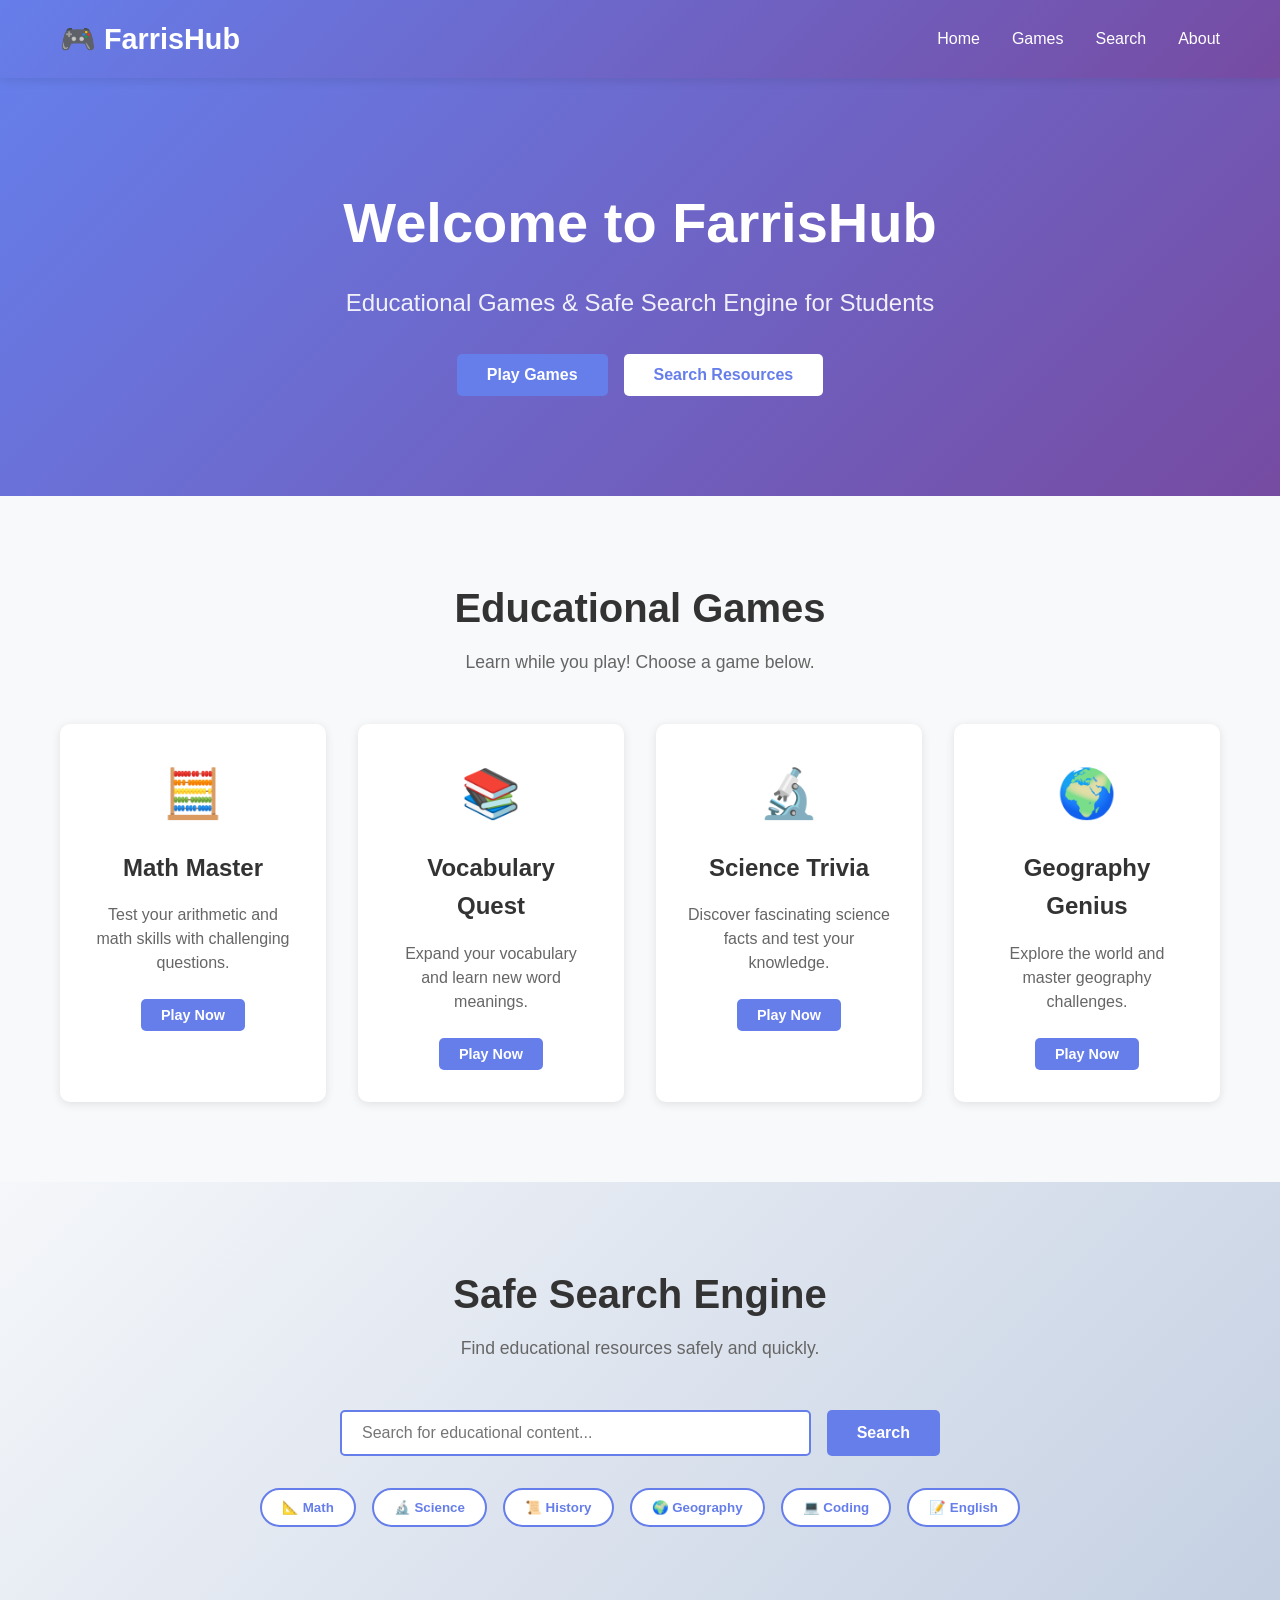
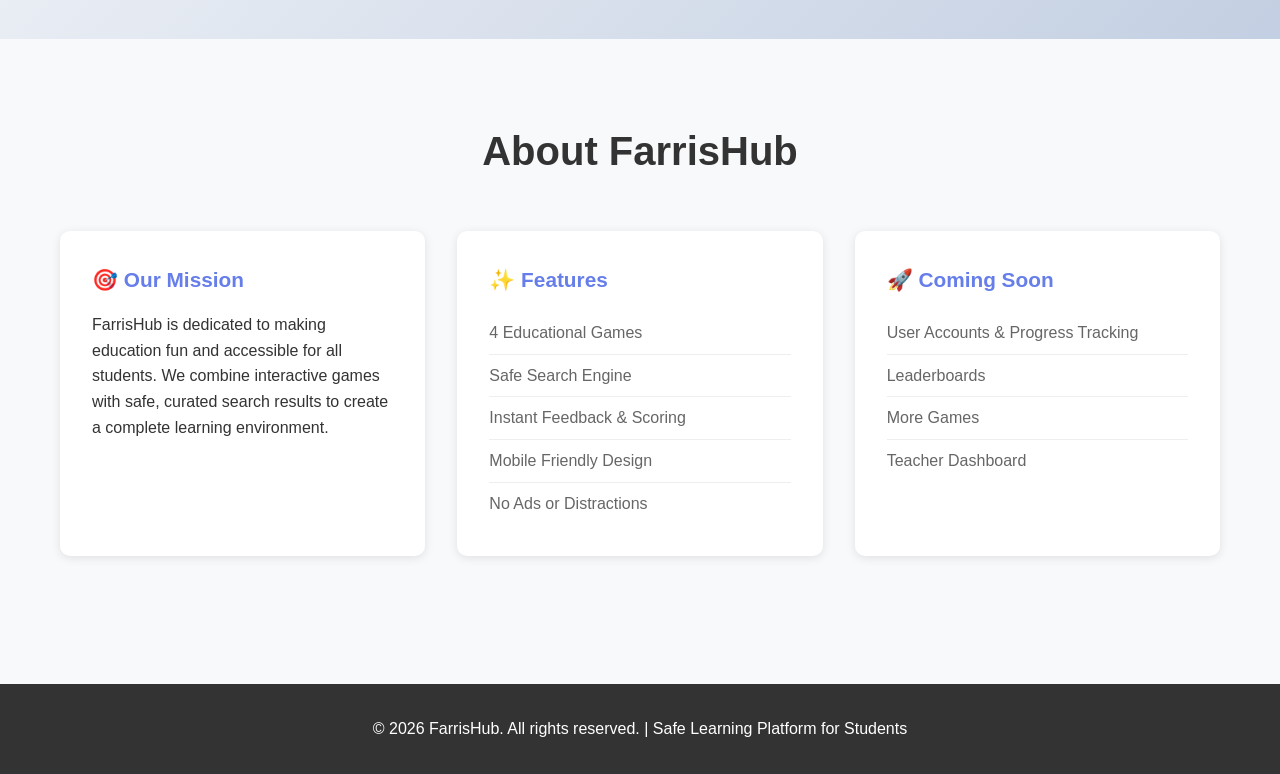
<file: index.html>
<!DOCTYPE html>
<html lang="en">
<head>
    <meta charset="UTF-8">
    <meta name="viewport" content="width=device-width, initial-scale=1.0">
    <title>FarrisHub - Educational Games & Safe Search</title>
    <link rel="stylesheet" href="styles.css">
</head>
<body>
    <!-- Navigation -->
    <nav class="navbar">
        <div class="nav-container">
            <div class="logo">🎮 FarrisHub</div>
            <ul class="nav-menu">
                <li><a href="#home" class="nav-link">Home</a></li>
                <li><a href="#games" class="nav-link">Games</a></li>
                <li><a href="#search" class="nav-link">Search</a></li>
                <li><a href="#about" class="nav-link">About</a></li>
            </ul>
        </div>
    </nav>

    <!-- Hero Section -->
    <section id="home" class="hero">
        <div class="hero-content">
            <h1>Welcome to FarrisHub</h1>
            <p>Educational Games & Safe Search Engine for Students</p>
            <div class="hero-buttons">
                <button class="btn btn-primary" onclick="scrollToGames()">Play Games</button>
                <button class="btn btn-secondary" onclick="scrollToSearch()">Search Resources</button>
            </div>
        </div>
    </section>

    <!-- Games Section -->
    <section id="games" class="games-section">
        <div class="container">
            <h2>Educational Games</h2>
            <p class="section-subtitle">Learn while you play! Choose a game below.</p>
            
            <div class="games-grid">
                <!-- Math Master -->
                <div class="game-card">
                    <div class="game-icon">🧮</div>
                    <h3>Math Master</h3>
                    <p>Test your arithmetic and math skills with challenging questions.</p>
                    <button class="btn btn-small" onclick="startGame('math')">Play Now</button>
                </div>

                <!-- Vocabulary Quest -->
                <div class="game-card">
                    <div class="game-icon">📚</div>
                    <h3>Vocabulary Quest</h3>
                    <p>Expand your vocabulary and learn new word meanings.</p>
                    <button class="btn btn-small" onclick="startGame('vocabulary')">Play Now</button>
                </div>

                <!-- Science Trivia -->
                <div class="game-card">
                    <div class="game-icon">🔬</div>
                    <h3>Science Trivia</h3>
                    <p>Discover fascinating science facts and test your knowledge.</p>
                    <button class="btn btn-small" onclick="startGame('science')">Play Now</button>
                </div>

                <!-- Geography Genius -->
                <div class="game-card">
                    <div class="game-icon">🌍</div>
                    <h3>Geography Genius</h3>
                    <p>Explore the world and master geography challenges.</p>
                    <button class="btn btn-small" onclick="startGame('geography')">Play Now</button>
                </div>
            </div>
        </div>
    </section>

    <!-- Game Modal -->
    <div id="gameModal" class="modal">
        <div class="modal-content">
            <span class="close" onclick="closeGame()">&times;</span>
            <div id="gameContainer"></div>
        </div>
    </div>

    <!-- Search Section -->
    <section id="search" class="search-section">
        <div class="container">
            <h2>Safe Search Engine</h2>
            <p class="section-subtitle">Find educational resources safely and quickly.</p>
            
            <div class="search-box">
                <input type="text" id="searchInput" placeholder="Search for educational content..." onkeypress="handleSearchKey(event)">
                <button class="btn btn-primary" onclick="performSearch()">Search</button>
            </div>

            <div class="search-categories">
                <button class="category-btn" onclick="searchByCategory('math')">📐 Math</button>
                <button class="category-btn" onclick="searchByCategory('science')">🔬 Science</button>
                <button class="category-btn" onclick="searchByCategory('history')">📜 History</button>
                <button class="category-btn" onclick="searchByCategory('geography')">🌍 Geography</button>
                <button class="category-btn" onclick="searchByCategory('coding')">💻 Coding</button>
                <button class="category-btn" onclick="searchByCategory('english')">📝 English</button>
            </div>

            <div id="searchResults" class="search-results"></div>
        </div>
    </section>

    <!-- About Section -->
    <section id="about" class="about-section">
        <div class="container">
            <h2>About FarrisHub</h2>
            <div class="about-content">
                <div class="about-box">
                    <h3>🎯 Our Mission</h3>
                    <p>FarrisHub is dedicated to making education fun and accessible for all students. We combine interactive games with safe, curated search results to create a complete learning environment.</p>
                </div>
                <div class="about-box">
                    <h3>✨ Features</h3>
                    <ul>
                        <li>4 Educational Games</li>
                        <li>Safe Search Engine</li>
                        <li>Instant Feedback & Scoring</li>
                        <li>Mobile Friendly Design</li>
                        <li>No Ads or Distractions</li>
                    </ul>
                </div>
                <div class="about-box">
                    <h3>🚀 Coming Soon</h3>
                    <ul>
                        <li>User Accounts & Progress Tracking</li>
                        <li>Leaderboards</li>
                        <li>More Games</li>
                        <li>Teacher Dashboard</li>
                    </ul>
                </div>
            </div>
        </div>
    </section>

    <!-- Footer -->
    <footer class="footer">
        <p>&copy; 2026 FarrisHub. All rights reserved. | Safe Learning Platform for Students</p>
    </footer>

    <script src="app.js"></script>
    <script src="games.js"></script>
    <script src="search.js"></script>
</body>
</html>
</file>
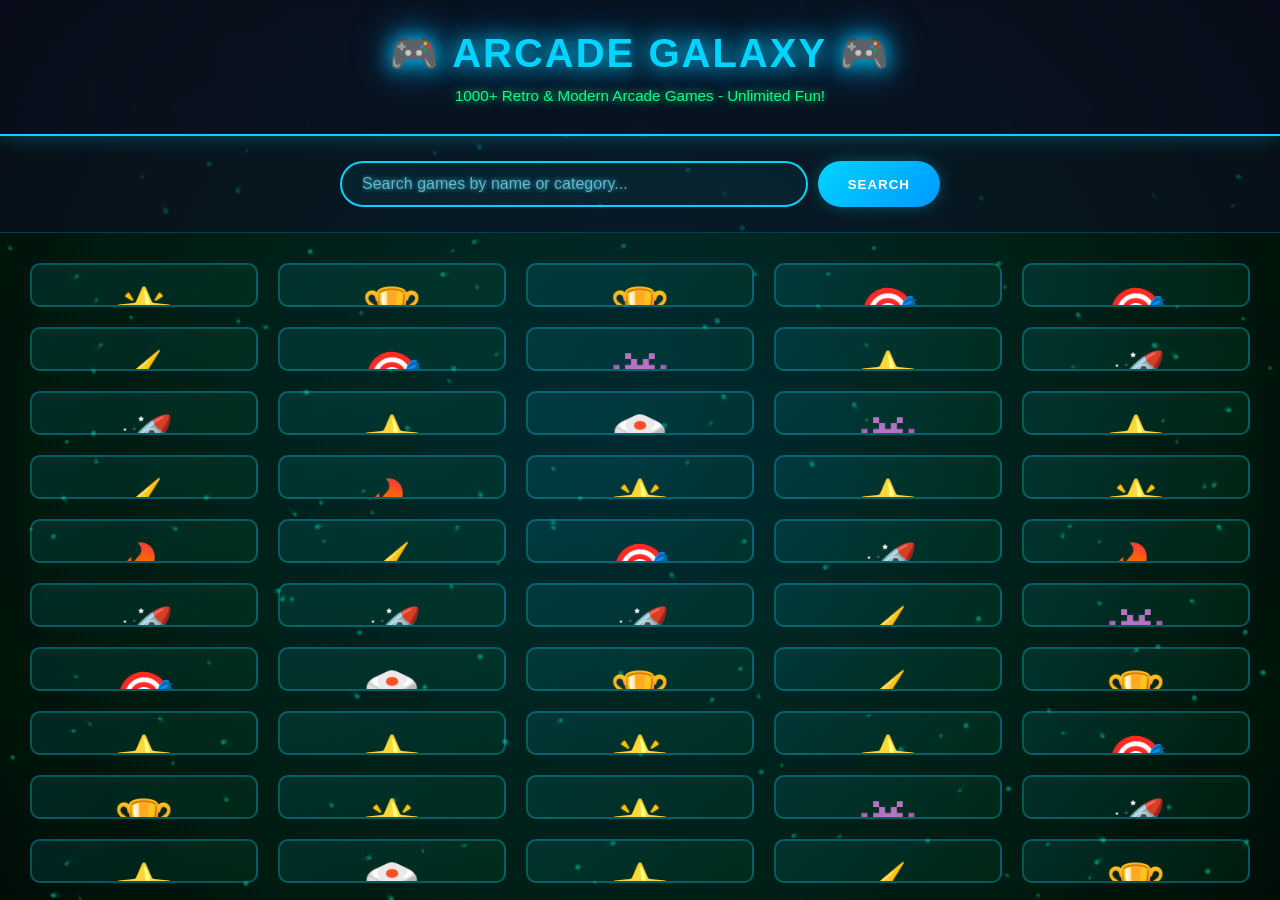
<file: arcade-games.html>
<!DOCTYPE html>
<html lang="en">
<head>
    <meta charset="UTF-8">
    <meta name="viewport" content="width=device-width, initial-scale=1.0">
    <title>Arcade Games Proxy - 1000+ Games</title>
    <style>
        * {
            margin: 0;
            padding: 0;
            box-sizing: border-box;
        }

        body {
            font-family: 'Arial', sans-serif;
            background: #000;
            color: #fff;
            overflow: hidden;
            height: 100vh;
        }

        /* Galaxy Background with Moving Stars */
        canvas {
            position: fixed;
            top: 0;
            left: 0;
            z-index: 1;
            display: block;
        }

        .container {
            position: relative;
            z-index: 10;
            height: 100vh;
            display: flex;
            flex-direction: column;
        }

        /* Header */
        .header {
            background: rgba(10, 10, 30, 0.8);
            backdrop-filter: blur(10px);
            padding: 30px;
            text-align: center;
            border-bottom: 2px solid #00d4ff;
            box-shadow: 0 0 20px rgba(0, 212, 255, 0.3);
        }

        .header h1 {
            font-size: 2.5em;
            margin-bottom: 10px;
            text-shadow: 0 0 20px #00d4ff, 0 0 40px #0099ff;
            color: #00d4ff;
            letter-spacing: 2px;
        }

        .header p {
            color: #00ff88;
            font-size: 0.95em;
            text-shadow: 0 0 10px #00ff88;
        }

        /* Search Section */
        .search-section {
            background: rgba(10, 10, 30, 0.7);
            padding: 25px;
            display: flex;
            gap: 15px;
            align-items: center;
            justify-content: center;
            border-bottom: 1px solid rgba(0, 212, 255, 0.2);
        }

        .search-box {
            display: flex;
            gap: 10px;
            width: 100%;
            max-width: 600px;
        }

        .search-box input {
            flex: 1;
            padding: 12px 20px;
            border: 2px solid #00d4ff;
            background: rgba(0, 212, 255, 0.05);
            color: #fff;
            border-radius: 25px;
            font-size: 1em;
            transition: all 0.3s ease;
            text-shadow: 0 0 5px #00d4ff;
        }

        .search-box input:focus {
            outline: none;
            background: rgba(0, 212, 255, 0.15);
            box-shadow: 0 0 20px rgba(0, 212, 255, 0.5), inset 0 0 10px rgba(0, 212, 255, 0.1);
            border-color: #00ff88;
        }

        .search-box input::placeholder {
            color: rgba(255, 255, 255, 0.5);
        }

        .search-btn {
            padding: 12px 30px;
            background: linear-gradient(135deg, #00d4ff, #0099ff);
            color: #fff;
            border: none;
            border-radius: 25px;
            cursor: pointer;
            font-weight: bold;
            transition: all 0.3s ease;
            box-shadow: 0 0 15px rgba(0, 212, 255, 0.3);
            text-transform: uppercase;
            letter-spacing: 1px;
        }

        .search-btn:hover {
            box-shadow: 0 0 30px rgba(0, 212, 255, 0.6), 0 0 50px rgba(0, 255, 136, 0.3);
            transform: scale(1.05);
        }

        .search-btn:active {
            transform: scale(0.95);
        }

        /* Games Grid */
        .games-container {
            flex: 1;
            overflow-y: auto;
            padding: 30px;
            display: grid;
            grid-template-columns: repeat(auto-fill, minmax(200px, 1fr));
            gap: 20px;
            background: rgba(0, 0, 0, 0.4);
        }

        .game-card {
            background: linear-gradient(135deg, rgba(0, 212, 255, 0.1), rgba(0, 255, 136, 0.05));
            border: 2px solid rgba(0, 212, 255, 0.3);
            border-radius: 10px;
            padding: 20px;
            cursor: pointer;
            transition: all 0.3s ease;
            text-align: center;
            position: relative;
            overflow: hidden;
        }

        .game-card::before {
            content: '';
            position: absolute;
            top: 0;
            left: -100%;
            width: 100%;
            height: 100%;
            background: linear-gradient(90deg, transparent, rgba(0, 255, 136, 0.3), transparent);
            transition: left 0.5s ease;
        }

        .game-card:hover::before {
            left: 100%;
        }

        .game-card:hover {
            transform: translateY(-10px) scale(1.05);
            border-color: #00ff88;
            box-shadow: 0 10px 30px rgba(0, 212, 255, 0.4), 0 0 20px rgba(0, 255, 136, 0.2);
            background: linear-gradient(135deg, rgba(0, 212, 255, 0.2), rgba(0, 255, 136, 0.1));
        }

        .game-icon {
            font-size: 3em;
            margin-bottom: 10px;
            animation: float 3s ease-in-out infinite;
        }

        @keyframes float {
            0%, 100% { transform: translateY(0px); }
            50% { transform: translateY(-10px); }
        }

        .game-name {
            font-weight: bold;
            font-size: 0.95em;
            color: #00d4ff;
            text-shadow: 0 0 10px #00d4ff;
            margin-bottom: 8px;
            line-height: 1.3;
        }

        .game-category {
            font-size: 0.75em;
            color: #00ff88;
            text-transform: uppercase;
            letter-spacing: 1px;
        }

        /* No Results Message */
        .no-results {
            grid-column: 1 / -1;
            text-align: center;
            padding: 40px;
            color: #00d4ff;
            font-size: 1.2em;
            text-shadow: 0 0 10px #00d4ff;
        }

        /* Scrollbar Styling */
        .games-container::-webkit-scrollbar {
            width: 10px;
        }

        .games-container::-webkit-scrollbar-track {
            background: rgba(0, 0, 0, 0.5);
        }

        .games-container::-webkit-scrollbar-thumb {
            background: linear-gradient(180deg, #00d4ff, #00ff88);
            border-radius: 5px;
        }

        .games-container::-webkit-scrollbar-thumb:hover {
            background: linear-gradient(180deg, #00ff88, #00d4ff);
            box-shadow: 0 0 10px rgba(0, 212, 255, 0.5);
        }

        /* Stats */
        .stats {
            color: #00ff88;
            font-size: 0.85em;
            margin-top: 5px;
            text-shadow: 0 0 5px #00ff88;
        }

        @media (max-width: 768px) {
            .games-container {
                grid-template-columns: repeat(auto-fill, minmax(150px, 1fr));
                gap: 15px;
                padding: 15px;
            }

            .header h1 {
                font-size: 1.8em;
            }

            .search-section {
                flex-direction: column;
                gap: 10px;
            }

            .search-box {
                flex-direction: column;
            }
        }
    </style>
</head>
<body>
    <canvas id="starCanvas"></canvas>
    
    <div class="container">
        <div class="header">
            <h1>🎮 ARCADE GALAXY 🎮</h1>
            <p>1000+ Retro & Modern Arcade Games - Unlimited Fun!</p>
        </div>

        <div class="search-section">
            <div class="search-box">
                <input 
                    type="text" 
                    id="searchInput" 
                    placeholder="Search games by name or category..."
                    autocomplete="off"
                >
                <button class="search-btn" onclick="performSearch()">SEARCH</button>
            </div>
        </div>

        <div class="games-container" id="gamesContainer">
            <!-- Games will be populated here -->
        </div>
    </div>

    <script>
        // Galaxy Background - Moving Stars
        const canvas = document.getElementById('starCanvas');
        const ctx = canvas.getContext('2d');

        canvas.width = window.innerWidth;
        canvas.height = window.innerHeight;

        let stars = [];
        let time = 0;

        class Star {
            constructor() {
                this.x = Math.random() * canvas.width;
                this.y = Math.random() * canvas.height;
                this.radius = Math.random() * 1.5;
                this.vx = (Math.random() - 0.5) * 0.5;
                this.vy = (Math.random() - 0.5) * 0.5;
                this.opacity = Math.random() * 0.5 + 0.5;
            }

            update() {
                this.x += this.vx;
                this.y += this.vy;

                if (this.x < 0) this.x = canvas.width;
                if (this.x > canvas.width) this.x = 0;
                if (this.y < 0) this.y = canvas.height;
                if (this.y > canvas.height) this.y = 0;

                this.opacity = Math.sin(time * 0.01) * 0.3 + 0.5;
            }

            draw() {
                ctx.fillStyle = `rgba(0, 212, 255, ${this.opacity})`;
                ctx.beginPath();
                ctx.arc(this.x, this.y, this.radius, 0, Math.PI * 2);
                ctx.fill();

                ctx.strokeStyle = `rgba(0, 255, 136, ${this.opacity * 0.5})`;
                ctx.lineWidth = 0.5;
                ctx.beginPath();
                ctx.arc(this.x, this.y, this.radius + 1, 0, Math.PI * 2);
                ctx.stroke();
            }
        }

        // Initialize stars
        for (let i = 0; i < 200; i++) {
            stars.push(new Star());
        }

        function animateStars() {
            ctx.fillStyle = 'rgba(0, 0, 0, 0.1)';
            ctx.fillRect(0, 0, canvas.width, canvas.height);

            // Draw galaxy core glow
            let gradient = ctx.createRadialGradient(
                canvas.width / 2, canvas.height / 2, 0,
                canvas.width / 2, canvas.height / 2, canvas.width
            );
            gradient.addColorStop(0, 'rgba(0, 212, 255, 0.05)');
            gradient.addColorStop(0.5, 'rgba(0, 255, 136, 0.02)');
            gradient.addColorStop(1, 'rgba(0, 0, 0, 0)');
            ctx.fillStyle = gradient;
            ctx.fillRect(0, 0, canvas.width, canvas.height);

            stars.forEach(star => {
                star.update();
                star.draw();
            });

            time++;
            requestAnimationFrame(animateStars);
        }

        animateStars();

        // Resize canvas on window resize
        window.addEventListener('resize', () => {
            canvas.width = window.innerWidth;
            canvas.height = window.innerHeight;
        });

        // Generate 1000 Arcade Games Database
        const gameCategories = {
            'Classic Arcade': ['Pac-Man', 'Donkey Kong', 'Space Invaders', 'Asteroids', 'Galaga', 'Centipede', 'Ms. Pac-Man', 'Dig Dug', 'Frogger', 'Defender'],
            'Shooting': ['Contra', 'Gradius', 'Castlevania', 'Metal Slug', 'Strikers 1945', 'Ikaruga', 'Bullet Hell Pro', 'Touhou', 'Danmaku', 'Sky Force'],
            'Platformer': ['Super Mario Bros', 'Sonic the Hedgehog', 'Mega Man', 'Kirby', 'Metroid', 'Castlevania', 'Ghouls n Ghosts', 'Rocket Knight', 'Aladdin', 'Lion King'],
            'Fighting': ['Street Fighter II', 'Mortal Kombat', 'King of Fighters', 'Tekken', 'Soul Calibur', 'Marvel vs Capcom', 'Guilty Gear', 'BlazBlue', 'Darkstalkers', 'Virtua Fighter'],
            'Puzzle': ['Tetris', 'Puyo Puyo', 'Columns', 'Dr. Mario', 'Klax', 'Lumines', 'Portal', 'Baba Is You', 'The Witness', 'Braid'],
            'Racing': ['OutRun', 'Daytona USA', 'Ridge Racer', 'Burnout', 'Need for Speed', 'Gran Turismo', 'F-Zero', 'Mario Kart', 'Crash Team Racing', 'Wipeout'],
            'Sports': ['NBA Jam', 'Mutant League Hockey', 'NHL', 'FIFA', 'Madden Football', 'Baseball', 'Tennis', 'Golf', 'Football', 'Soccer'],
            'RPG': ['Dragon Quest', 'Final Fantasy', 'Chrono Trigger', 'Secret of Mana', 'Earthbound', 'Persona', 'Fire Emblem', 'Dragon Age', 'Witcher', 'Elder Scrolls'],
            'Adventure': ['The Legend of Zelda', 'Metroid', 'Castlevania', 'Wonderboy', 'Pitfall', 'Kabuki Quantum Fighter', 'Belmont\'s Revenge', 'Adventure Island', 'Bubble Bobble', 'Dragon\'s Lair'],
            'Action': ['Die Hard', 'RoboCop', 'Predator', 'Total Recall', 'Terminator', 'Judge Dredd', 'Alien', 'Batman', 'Superman', 'Spider-Man']
        };

        let allGames = [];

        // Generate 1000 unique games
        function generateGames() {
            const gameNames = [
                'Alpha Strike', 'Blaster', 'Cyber Knight', 'Delta Force', 'Epoch', 'Phoenix Force',
                'Galaxy Quest', 'Hyperion', 'Inferno', 'Jetpack Joe', 'Kraken Attack', 'Laser Maze',
                'Meteor Storm', 'Neon Nights', 'Orbit Runner', 'Pixel Quest', 'Quantum Jump', 'Rocket Rider',
                'Star Burst', 'Thunder Storm', 'Ultra Force', 'Void Walker', 'Wave Master', 'X-Factor',
                'Zenith', 'Battle Royale', 'Cosmic Clash', 'Digital Dreams', 'Echoes', 'Fury',
                'Ghost Runner', 'Horizon', 'Iron Fist', 'Jungle King', 'Karate Kid', 'Lightning',
                'Magic Quest', 'Ninja', 'Oasis', 'Power Play', 'Quantum Leap', 'Rogue', 'Sonic Wave',
                'Turbo', 'Ultra', 'Victory', 'Wild West', 'Xeno', 'Yankee', 'Zero'
            ];

            const adjectives = [
                'Super', 'Mega', 'Ultra', 'Hyper', 'Extreme', 'Turbo', 'Ultimate', 'Maximum',
                'Cosmic', 'Stellar', 'Quantum', 'Digital', 'Pixel', 'Retro', 'Electric', 'Golden'
            ];

            const suffixes = [
                'Quest', 'Force', 'Storm', 'Chronicles', 'Legends', 'Saga', 'Journey', 'Adventure',
                'Assault', 'Battle', 'Clash', 'Strike', 'Blitz', 'Rush', 'Dash', 'Flight'
            ];

            let gameId = 0;
            const icons = ['🎮', '🚀', '⭐', '👾', '🎯', '🎲', '🏆', '⚡', '🌟', '🔥'];

            for (let category in gameCategories) {
                let baseGames = gameCategories[category];
                for (let i = 0; i < 100; i++) {
                    const baseName = baseGames[i % baseGames.length];
                    const adj = adjectives[Math.floor(Math.random() * adjectives.length)];
                    const suffix = suffixes[Math.floor(Math.random() * suffixes.length)];
                    const variation = i > 0 ? ` ${Math.floor(i / 10) + 1}` : '';
                    
                    allGames.push({
                        id: gameId++,
                        name: `${adj} ${baseName} ${suffix}${variation}`,
                        category: category,
                        icon: icons[Math.floor(Math.random() * icons.length)],
                        searchText: `${adj} ${baseName} ${suffix} ${category}`.toLowerCase()
                    });
                }
            }

            // Shuffle games
            allGames = allGames.sort(() => 0.5 - Math.random()).slice(0, 1000);
            
            displayGames(allGames);
        }

        function displayGames(games) {
            const container = document.getElementById('gamesContainer');
            container.innerHTML = '';

            if (games.length === 0) {
                container.innerHTML = '<div class="no-results">🔍 No games found. Try a different search!</div>';
                return;
            }

            games.forEach(game => {
                const gameCard = document.createElement('div');
                gameCard.className = 'game-card';
                gameCard.onclick = () => alert(`🎮 Launching: ${game.name}\n\nCategory: ${game.category}`);
                gameCard.innerHTML = `
                    <div class="game-icon">${game.icon}</div>
                    <div class="game-name">${game.name}</div>
                    <div class="game-category">${game.category}</div>
                    <div class="stats">ID: #${String(game.id).padStart(4, '0')}</div>
                `;
                container.appendChild(gameCard);
            });
        }

        function performSearch() {
            const query = document.getElementById('searchInput').value.toLowerCase();
            
            if (query.trim() === '') {
                displayGames(allGames);
                return;
            }

            const filtered = allGames.filter(game => 
                game.searchText.includes(query)
            );

            displayGames(filtered);
        }

        // Search on Enter key
        document.getElementById('searchInput').addEventListener('keypress', (e) => {
            if (e.key === 'Enter') {
                performSearch();
            }
        });

        // Initialize
        generateGames();
    </script>
</body>
</html>
</file>
<file: styles.css>
* {
    margin: 0;
    padding: 0;
    box-sizing: border-box;
}

body {
    font-family: 'Segoe UI', Tahoma, Geneva, Verdana, sans-serif;
    line-height: 1.6;
    color: #333;
    background-color: #f8f9fa;
}

.container {
    max-width: 1200px;
    margin: 0 auto;
    padding: 0 20px;
}

/* Navigation */
.navbar {
    background: linear-gradient(135deg, #667eea 0%, #764ba2 100%);
    padding: 1rem 0;
    position: sticky;
    top: 0;
    z-index: 1000;
    box-shadow: 0 2px 10px rgba(0,0,0,0.1);
}

.nav-container {
    max-width: 1200px;
    margin: 0 auto;
    padding: 0 20px;
    display: flex;
    justify-content: space-between;
    align-items: center;
}

.logo {
    font-size: 1.8rem;
    font-weight: bold;
    color: white;
}

.nav-menu {
    display: flex;
    list-style: none;
    gap: 2rem;
}

.nav-link {
    color: white;
    text-decoration: none;
    transition: opacity 0.3s ease;
    cursor: pointer;
}

.nav-link:hover {
    opacity: 0.8;
}

/* Hero Section */
.hero {
    background: linear-gradient(135deg, #667eea 0%, #764ba2 100%);
    color: white;
    padding: 100px 20px;
    text-align: center;
    animation: fadeIn 0.8s ease;
}

.hero-content h1 {
    font-size: 3.5rem;
    margin-bottom: 1rem;
    animation: slideDown 0.8s ease;
}

.hero-content p {
    font-size: 1.5rem;
    margin-bottom: 2rem;
    opacity: 0.9;
}

.hero-buttons {
    display: flex;
    gap: 1rem;
    justify-content: center;
    flex-wrap: wrap;
}

/* Buttons */
.btn {
    padding: 12px 30px;
    border: none;
    border-radius: 5px;
    font-size: 1rem;
    cursor: pointer;
    transition: all 0.3s ease;
    font-weight: 600;
}

.btn-primary {
    background-color: #667eea;
    color: white;
}

.btn-primary:hover {
    background-color: #5568d3;
    transform: translateY(-2px);
    box-shadow: 0 5px 15px rgba(102, 126, 234, 0.4);
}

.btn-secondary {
    background-color: white;
    color: #667eea;
}

.btn-secondary:hover {
    background-color: #f0f0f0;
    transform: translateY(-2px);
}

.btn-small {
    padding: 8px 20px;
    font-size: 0.9rem;
    background-color: #667eea;
    color: white;
}

.btn-small:hover {
    background-color: #5568d3;
}

/* Games Section */
.games-section {
    padding: 80px 20px;
    background-color: #f8f9fa;
}

.games-section h2 {
    text-align: center;
    font-size: 2.5rem;
    margin-bottom: 0.5rem;
    color: #333;
}

.section-subtitle {
    text-align: center;
    color: #666;
    margin-bottom: 3rem;
    font-size: 1.1rem;
}

.games-grid {
    display: grid;
    grid-template-columns: repeat(auto-fit, minmax(250px, 1fr));
    gap: 2rem;
    margin-top: 3rem;
}

.game-card {
    background: white;
    border-radius: 10px;
    padding: 2rem;
    text-align: center;
    box-shadow: 0 2px 10px rgba(0,0,0,0.1);
    transition: all 0.3s ease;
    cursor: pointer;
}

.game-card:hover {
    transform: translateY(-10px);
    box-shadow: 0 10px 30px rgba(102, 126, 234, 0.2);
}

.game-icon {
    font-size: 3rem;
    margin-bottom: 1rem;
}

.game-card h3 {
    font-size: 1.5rem;
    margin-bottom: 1rem;
    color: #333;
}

.game-card p {
    color: #666;
    margin-bottom: 1.5rem;
    line-height: 1.5;
}

/* Search Section */
.search-section {
    padding: 80px 20px;
    background: linear-gradient(135deg, #f5f7fa 0%, #c3cfe2 100%);
}

.search-section h2 {
    text-align: center;
    font-size: 2.5rem;
    margin-bottom: 0.5rem;
    color: #333;
}

.search-box {
    display: flex;
    gap: 1rem;
    margin: 2rem 0;
    max-width: 600px;
    margin-left: auto;
    margin-right: auto;
    flex-wrap: wrap;
}

.search-box input {
    flex: 1;
    padding: 12px 20px;
    border: 2px solid #667eea;
    border-radius: 5px;
    font-size: 1rem;
    min-width: 200px;
}

.search-box input:focus {
    outline: none;
    box-shadow: 0 0 10px rgba(102, 126, 234, 0.3);
}

.search-categories {
    display: flex;
    justify-content: center;
    gap: 1rem;
    flex-wrap: wrap;
    margin: 2rem 0;
}

.category-btn {
    padding: 10px 20px;
    border: 2px solid #667eea;
    background-color: white;
    color: #667eea;
    border-radius: 25px;
    cursor: pointer;
    transition: all 0.3s ease;
    font-weight: 600;
}

.category-btn:hover {
    background-color: #667eea;
    color: white;
    transform: scale(1.05);
}

.search-results {
    margin-top: 2rem;
    max-width: 800px;
    margin-left: auto;
    margin-right: auto;
}

.search-result-item {
    background: white;
    padding: 1.5rem;
    margin-bottom: 1rem;
    border-radius: 5px;
    box-shadow: 0 2px 5px rgba(0,0,0,0.1);
    transition: all 0.3s ease;
}

.search-result-item:hover {
    box-shadow: 0 5px 15px rgba(0,0,0,0.15);
}

.search-result-item h4 {
    color: #667eea;
    margin-bottom: 0.5rem;
}

.search-result-item p {
    color: #666;
    line-height: 1.5;
}

.search-result-item a {
    color: #667eea;
    text-decoration: none;
    font-weight: 600;
    margin-top: 1rem;
    display: inline-block;
}

.search-result-item a:hover {
    text-decoration: underline;
}

/* About Section */
.about-section {
    padding: 80px 20px;
    background-color: #f8f9fa;
}

.about-section h2 {
    text-align: center;
    font-size: 2.5rem;
    margin-bottom: 3rem;
    color: #333;
}

.about-content {
    display: grid;
    grid-template-columns: repeat(auto-fit, minmax(300px, 1fr));
    gap: 2rem;
}

.about-box {
    background: white;
    padding: 2rem;
    border-radius: 10px;
    box-shadow: 0 2px 10px rgba(0,0,0,0.1);
}

.about-box h3 {
    color: #667eea;
    margin-bottom: 1rem;
    font-size: 1.3rem;
}

.about-box ul {
    list-style: none;
    color: #666;
}

.about-box li {
    padding: 0.5rem 0;
    border-bottom: 1px solid #eee;
}

.about-box li:last-child {
    border-bottom: none;
}

/* Modal */
.modal {
    display: none;
    position: fixed;
    z-index: 2000;
    left: 0;
    top: 0;
    width: 100%;
    height: 100%;
    background-color: rgba(0,0,0,0.5);
    animation: fadeIn 0.3s ease;
}

.modal-content {
    background-color: white;
    margin: 50px auto;
    padding: 2rem;
    border-radius: 10px;
    width: 90%;
    max-width: 600px;
    max-height: 80vh;
    overflow-y: auto;
    box-shadow: 0 5px 30px rgba(0,0,0,0.3);
}

.close {
    color: #aaa;
    float: right;
    font-size: 2rem;
    font-weight: bold;
    cursor: pointer;
    transition: color 0.3s ease;
}

.close:hover {
    color: #000;
}

/* Game Content */
.game-header {
    text-align: center;
    margin-bottom: 2rem;
}

.game-header h2 {
    font-size: 2rem;
    color: #333;
    margin-bottom: 0.5rem;
}

.game-header p {
    color: #666;
}

.question {
    background: #f8f9fa;
    padding: 1.5rem;
    border-radius: 5px;
    margin-bottom: 1.5rem;
    border-left: 4px solid #667eea;
}

.question-text {
    font-size: 1.2rem;
    font-weight: 600;
    color: #333;
    margin-bottom: 1rem;
}

.question-counter {
    color: #999;
    font-size: 0.9rem;
}

.options {
    display: grid;
    gap: 1rem;
}

.option-btn {
    padding: 12px 20px;
    border: 2px solid #ddd;
    background-color: white;
    border-radius: 5px;
    cursor: pointer;
    text-align: left;
    transition: all 0.3s ease;
    font-size: 1rem;
}

.option-btn:hover {
    border-color: #667eea;
    background-color: #f0f4ff;
}

.option-btn.selected {
    border-color: #667eea;
    background-color: #667eea;
    color: white;
}

.option-btn.correct {
    border-color: #10b981;
    background-color: #10b981;
    color: white;
}

.option-btn.incorrect {
    border-color: #ef4444;
    background-color: #ef4444;
    color: white;
}

.feedback {
    margin-top: 1rem;
    padding: 1rem;
    border-radius: 5px;
    text-align: center;
    font-weight: 600;
}

.feedback.correct {
    background-color: #d1fae5;
    color: #065f46;
}

.feedback.incorrect {
    background-color: #fee2e2;
    color: #991b1b;
}

.game-score {
    background: linear-gradient(135deg, #667eea 0%, #764ba2 100%);
    color: white;
    padding: 2rem;
    border-radius: 10px;
    text-align: center;
    margin-bottom: 2rem;
}

.game-score h3 {
    font-size: 1.2rem;
    margin-bottom: 1rem;
}

.score-value {
    font-size: 3rem;
    font-weight: bold;
}

.game-buttons {
    display: flex;
    gap: 1rem;
    justify-content: center;
    margin-top: 1.5rem;
    flex-wrap: wrap;
}

.game-buttons .btn {
    flex: 1;
    min-width: 150px;
}

/* Footer */
.footer {
    background-color: #333;
    color: white;
    text-align: center;
    padding: 2rem;
    margin-top: 3rem;
}

/* Animations */
@keyframes fadeIn {
    from {
        opacity: 0;
    }
    to {
        opacity: 1;
    }
}

@keyframes slideDown {
    from {
        opacity: 0;
        transform: translateY(-20px);
    }
    to {
        opacity: 1;
        transform: translateY(0);
    }
}

/* Responsive Design */
@media (max-width: 768px) {
    .hero-content h1 {
        font-size: 2rem;
    }

    .hero-content p {
        font-size: 1.1rem;
    }

    .nav-menu {
        gap: 1rem;
    }

    .games-grid {
        grid-template-columns: 1fr;
    }

    .search-box {
        flex-direction: column;
    }

    .search-box input {
        min-width: auto;
    }

    .about-content {
        grid-template-columns: 1fr;
    }

    .modal-content {
        margin: 100px 10px;
        width: 95%;
    }
}
</file>
